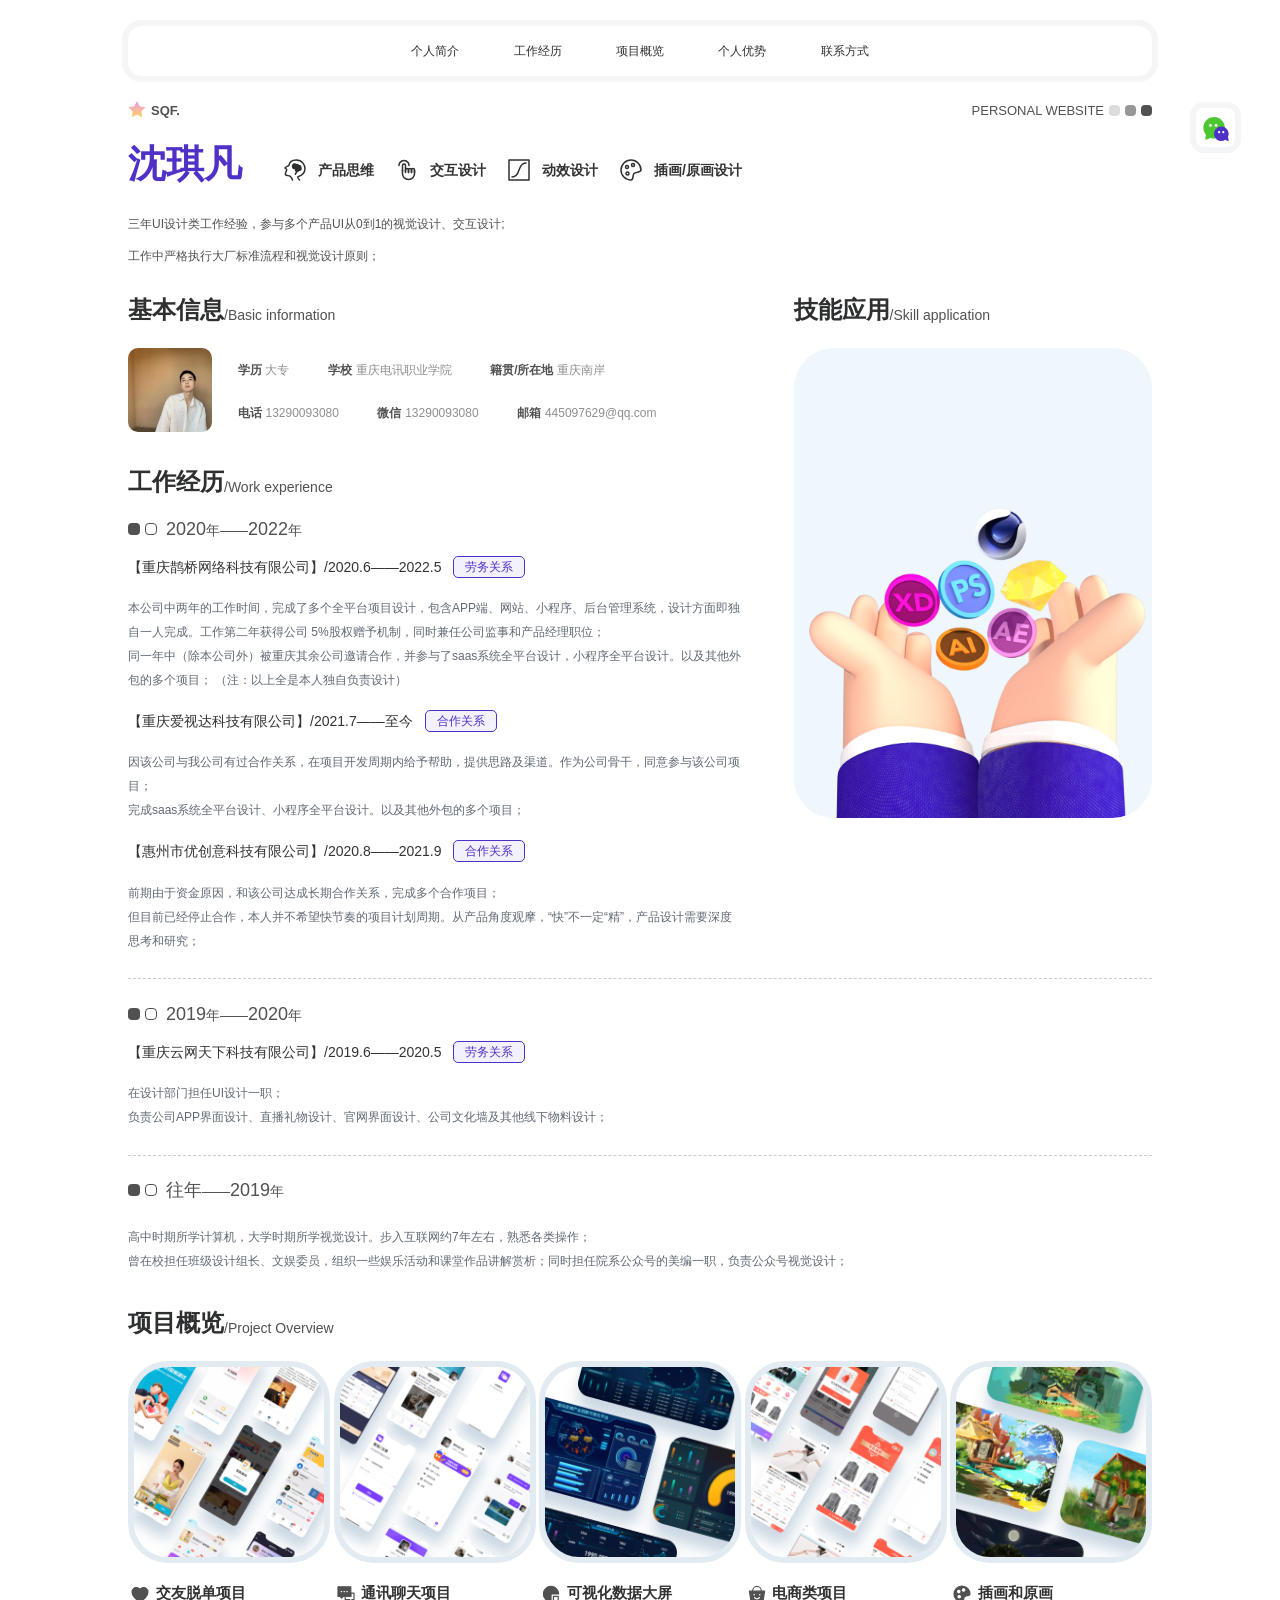
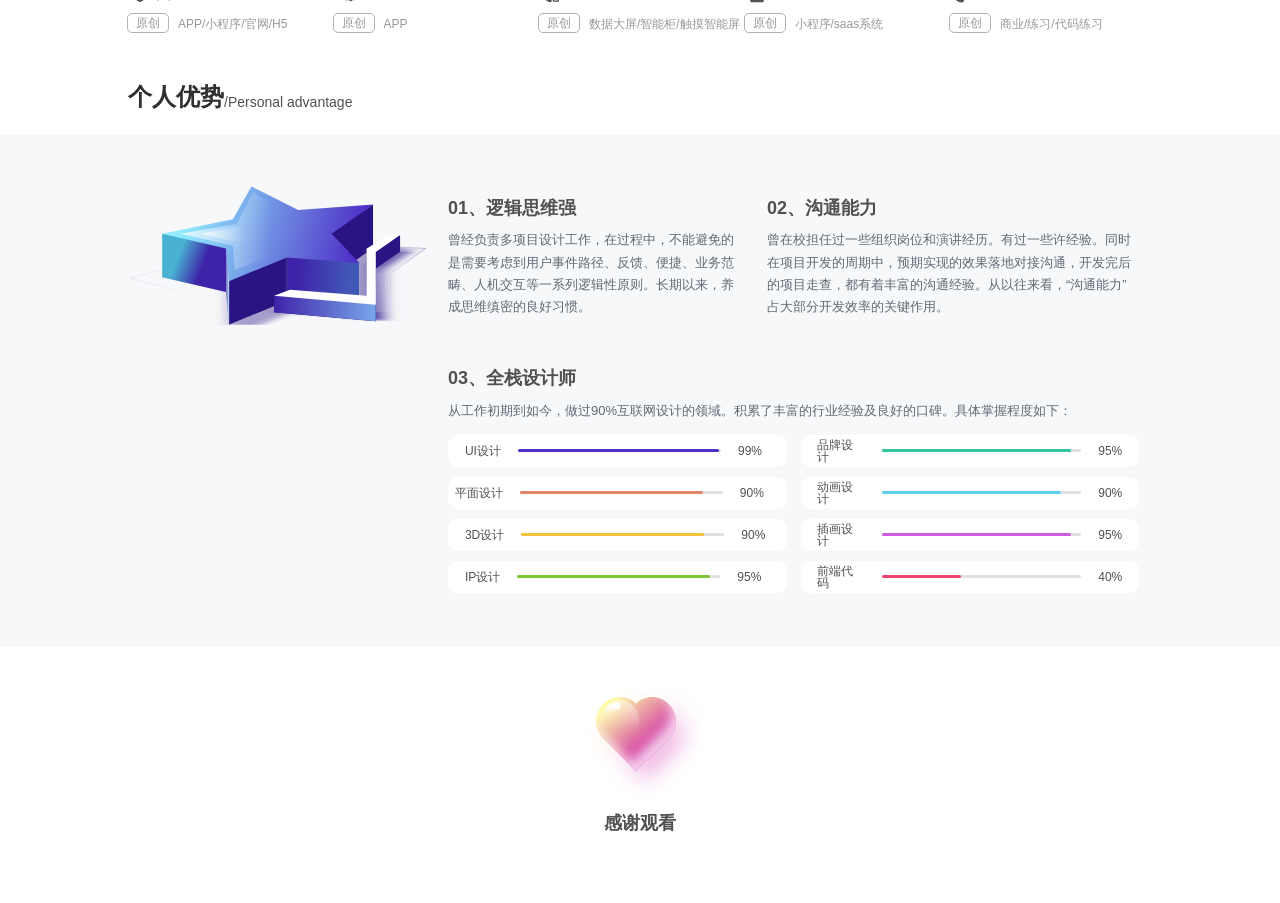
<file: 个人网站/index/index.html>
<!DOCTYPE html>
<html lang="zh">
<head>
    <meta charset="UTF-8">
    <meta http-equiv="X-UA-Compatible" content="IE=edge">
    <meta name="viewport" content="width=device-width, initial-scale=1.0">
    <title>沈琪凡(UI设计师)—个人网站</title>
    <link rel="stylesheet" href="../index/index.css">
    <link rel="stylesheet" href="../reset.css">
    <link rel="shortcut icon" href="../img/wujiaoxing.svg">
</head>
<body>
 <!--table栏-->
 <ul class="table">
            <li><a href="">个人简介</a></li>
            <li><a href="#gzjl">工作经历</a></li>
            <li><a href="#xmgl">项目概览</a></li>
            <li><a href="#grys">个人优势</a></li>
            <li><a href="">联系方式</a></li>
 </ul>

 <!--微信二维码弹出层-->
<div class="wx-btn">
    <a href="javascript:;">
        <img src="../img/weixin.svg">
    </a>
    <nav class="erweima">
        <div>
            <img src="../img/erweima.png">
        </div>
        <span>请备注来意，谢谢</span>
    </nav>
</div>

<!--最外层盒子-->
    <div class="box">
        <!--顶部装饰-->
        <div class="dbzs">
            <nav class="zs-left">
                <img src="../img/wujiaoxing.svg" alt="#">
                <span>SQF.</span>
            </nav>
            <nav class="zs-right">
                <span>PERSONAL WEBSITE</span>
                <div class="jx1"></div>
                <div class="jx2"></div>
                <div class="jx3"></div>
            </nav>
        </div>
        <!--姓名区域-->
        <div class="xmqy">
            
            <nav class="xm-box">
                <span>沈琪凡</span>
                <ul>
                    <li>
                        <img src="../img/chanpin.svg" alt="#">
                        <i>产品思维</i>
                    </li>
                    <li>
                        <img src="../img/jiaohu.svg" alt="#">
                        <i>交互设计</i>
                    </li>
                    <li>
                        <img src="../img/dongxiao.svg" alt="#">
                        <i>动效设计</i>
                    </li>
                    <li>
                        <img src="../img/chahua.svg" alt="#">
                        <i>插画/原画设计</i>
                    </li>
                </ul>
            </nav>

            <nav class="jieshao">
                <span>
                    三年UI设计类工作经验，参与多个产品UI从0到1的视觉设计、交互设计;<br>
                    工作中严格执行大厂标准流程和视觉设计原则；
                </span>
            </nav>

        </div>

        <!--基本信息-->
        <div class="jbxx">

            <!--左侧内容-->
            <nav class="jb-left">

                    <ul class="title">
                        <h1>基本信息</h1>
                        <h2>/Basic information</h2>
                    </ul>

                    <ul class="xinxi">
                        <div class="touxiang" id="gzjl">
                            <img src="../img/touxiang.jpeg">
                        </div>
                        <ul>
                            <li>
                                <span>学历</span>
                                <i>大专</i>
                            </li>
                            <li>
                                <span>学校</span>
                                <i>重庆电讯职业学院</i>
                            </li>
                            <li>
                                <span>籍贯/所在地</span>
                                <i>重庆南岸</i>
                            </li>
                            <li>
                                <span>电话</span>
                                <i>13290093080</i>
                            </li>
                            <li>
                                <span>微信</span>
                                <i>13290093080</i>
                            </li>
                            <li>
                                <span>邮箱</span>
                                <i>445097629@qq.com</i>
                            </li>
                        </ul>
                    </ul>

                    <ul class="title gzjl">
                        <h1>工作经历</h1>
                        <h2>/Work experience</h2>
                    </ul>

                    <ul class="nianfen">
                        <div class="shixin"></div>
                        <div class="kongxin"></div>
                        <span><i>2020</i>年——<i>2022</i>年</span>
                    </ul>
        <!--工作经历-->
                    <ul class="gongsi-box">
                        <li class="gs-title">
                            <span>【重庆鹊桥网络科技有限公司】/2020.6——2022.5</span>
                            <div><i>劳务关系</i></div>
                        </li>
                        <p class="gs-content">本公司中两年的工作时间，完成了多个全平台项目设计，包含APP端、网站、小程序、后台管理系统，设计方面即独自一人完成。工作第二年获得公司
                            5%股权赠予机制，同时兼任公司监事和产品经理职位；<br>
                            同一年中（除本公司外）被重庆其余公司邀请合作，并参与了saas系统全平台设计，小程序全平台设计。以及其他外包的多个项目；
                            （注：以上全是本人独自负责设计）</p>
                    </ul>

                    <ul class="gongsi-box">
                        <li class="gs-title">
                            <span>【重庆爱视达科技有限公司】/2021.7——至今</span>
                            <div><i>合作关系</i></div>
                        </li>
                        <p class="gs-content">因该公司与我公司有过合作关系，在项目开发周期内给予帮助，提供思路及渠道。作为公司骨干，同意参与该公司项目；<br>
                            完成saas系统全平台设计、小程序全平台设计。以及其他外包的多个项目；</p>
                    </ul>

                    <ul class="gongsi-box">
                        <li class="gs-title">
                            <span>【惠州市优创意科技有限公司】/2020.8——2021.9</span>
                            <div><i>合作关系</i></div>
                        </li>
                        <p class="gs-content">前期由于资金原因，和该公司达成长期合作关系，完成多个合作项目；<br>
                            但目前已经停止合作，本人并不希望快节奏的项目计划周期。从产品角度观摩，“快”不一定“精”，产品设计需要深度思考和研究；</p>
                    </ul>
            </nav>

            <!--右侧图片-->
            <nav class="jb-right">
                <ul class="title">
                    <h1>技能应用</h1>
                    <h2>/Skill application</h2>
                </ul>
                <div>
                    <img src="../img/jineng.png">
                </div>
            </nav>

        </div>

<!--分割线-->
<div class="fengexian"></div>

        <!--年份2-->
        <ul class="nianfen">
            <div class="shixin"></div>
            <div class="kongxin"></div>
            <span><i>2019</i>年——<i>2020</i>年</span>
        </ul>

        <!--公司2-->
        <ul class="gongsi-box">
            <li class="gs-title">
                <span>【重庆云网天下科技有限公司】/2019.6——2020.5</span>
                <div><i>劳务关系</i></div>
            </li>
            <p class="gs-content">在设计部门担任UI设计一职；<br>
                负责公司APP界面设计、直播礼物设计、官网界面设计、公司文化墙及其他线下物料设计；</p>
        </ul>   

<!--分割线-->
<div class="fengexian" id="xmgl"></div>

        <!--年份3-->
        <ul class="nianfen">
            <div class="shixin"></div>
            <div class="kongxin"></div>
            <span><i>往年</i>——<i>2019</i>年</span>
        </ul>

        <!--公司3-->
        <ul class="gongsi-box">
            <p class="gs-content gs3">高中时期所学计算机，大学时期所学视觉设计。步入互联网约7年左右，熟悉各类操作；<br>
                曾在校担任班级设计组长、文娱委员，组织一些娱乐活动和课堂作品讲解赏析；同时担任院系公众号的美编一职，负责公众号视觉设计；</p>
        </ul>   

        <!--项目概览标题-->
        <div class="xmgl">
            <ul class="title">
                <h1>项目概览</h1>
                <h2>/Project Overview</h2>
            </ul>
         </div>
        <!--项目概览列表-->
         <ul class="xm-list1">
             <li class="xm1">
                 <div class="zhutu">
                     <img src="../img/jytd.png" alt="项目图" >
                     <div class="btn"><a href="../zuopin/zuopin.html" target="_blank">查看详情</a></div>
                 </div>
                 <nav class="biaoti" id="grys">
                    <img src="../img/jy-icon.svg" alt="icon">
                    <i>交友脱单项目</i>
                 </nav>
                 <nav class="yuanchuang">
                     <div><i>原创</i></div>
                     <span>APP/小程序/官网/H5</span>
                 </nav>
             </li>

             <li class="xm1">
                <div class="zhutu">
                    <img src="../img/txlt.png" alt="项目图">
                    <div class="btn"><a href="../zuopin/zuopin.html" target="_blank">查看详情</a></div>
                </div>
                <nav class="biaoti">
                   <img src="../img/tx-icon.svg" alt="icon">
                   <i>通讯聊天项目</i>
                </nav>
                <nav class="yuanchuang">
                    <div><i>原创</i></div>
                    <span>APP</span>
                </nav>
             </li>

             <li class="xm1">
                <div class="zhutu">
                    <img src="../img/ksh.png" alt="项目图">
                    <div class="btn"><a href="../zuopin/zuopin.html" target="_blank">查看详情</a></div>
                </div>
                <nav class="biaoti">
                   <img src="../img/sj-icon.svg" alt="icon">
                   <i>可视化数据大屏</i>
                </nav>
                <nav class="yuanchuang">
                    <div><i>原创</i></div>
                    <span>数据大屏/智能柜/触摸智能屏</span>
                </nav>
             </li>

             <li class="xm1">
                <div class="zhutu">
                    <img src="../img/dsl.png" alt="项目图">
                    <div class="btn"><a href="../zuopin/zuopin.html" target="_blank">查看详情</a></div>
                </div>
                <nav class="biaoti">
                   <img src="../img/ds-icon.svg" alt="icon">
                   <i>电商类项目</i>
                </nav>
                <nav class="yuanchuang">
                    <div><i>原创</i></div>
                    <span>小程序/saas系统</span>
                </nav>
             </li>

             <li class="xm1">
                <div class="zhutu">
                    <img src="../img/ch.png" alt="项目图">
                    <div class="btn"><a href="../zuopin/zuopin.html" target="_blank">查看详情</a></div>
                </div>
                <nav class="biaoti">
                   <img src="../img/ch-icon.svg" alt="icon">
                   <i>插画和原画</i>
                </nav>
                <nav class="yuanchuang">
                    <div><i>原创</i></div>
                    <span>商业/练习/代码练习</span>
                </nav>
             </li>
         </ul>

        <!--个人优势标题-->
         <ul class="title">
            <h1>个人优势</h1>
            <h2>/Personal advantage</h2>
        </ul>
    </div>
<!--个人优势盒子-->
    <div class="grys">

        <div class="grys-left">
            <img src="../img/gerenyoushi.svg" alt="">
        </div>

        <div class="grys-right">

            <nav class="grys-right-top">
                <ul>
                    <span>01、逻辑思维强</span>
                    <p>
                        曾经负责多项目设计工作，在过程中，不能避免的是需要考虑到用户事件路径、反馈、便捷、业务范畴、人机交互等一系列逻辑性原则。长期以来，养成思维缜密的良好习惯。 
                    </p>
                </ul>
                <ul>
                    <span>02、沟通能力</span>
                    <p>
                        曾在校担任过一些组织岗位和演讲经历。有过一些许经验。同时在项目开发的周期中，预期实现的效果落地对接沟通，开发完后的项目走查，都有着丰富的沟通经验。从以往来看，“沟通能力”占大部分开发效率的关键作用。 
                    </p>
                </ul>
            </nav>

            <nav class="grys-right-bottom">
                <ul>
                    <span>03、全栈设计师</span>
                    <p>
                        从工作初期到如今，做过90%互联网设计的领域。积累了丰富的行业经验及良好的口碑。具体掌握程度如下： 
                    </p>
                    <ul class="jindutiao-list">
                        <li>
                            <i>UI设计</i>
                            <div class="hx2">
                                <div class="hx1"></div>
                            </div>
                            <i>99%</i>
                        </li>
                        <li>
                            <i>品牌设计</i>
                            
                            <div class="hx2">
                                <div class="hx11"></div>
                            </div>
                            <i>95%</i>
                        </li>
                    </ul>
                    <ul class="jindutiao-list pmsj">
                        <li>
                            <i class="pmsj-bt">平面设计</i>
                            
                            <div class="hx2">
                                <div class="hx111"></div>
                            </div>
                            <i>90%</i>
                        </li>
                        <li>
                            <i>动画设计</i>
                            
                            <div class="hx2">
                                <div class="hx1111"></div>
                            </div>
                            <i>90%</i>
                        </li>
                    </ul>
                    <ul class="jindutiao-list">
                        <li>
                            <i>3D设计</i>
                            
                            <div class="hx2">
                                <div class="hx11111"></div>
                            </div>
                            <i>90%</i>
                        </li>
                        <li>
                            <i>插画设计</i>
                            
                            <div class="hx2">
                                <div class="hx111111"></div>
                            </div>
                            <i>95%</i>
                        </li>
                    </ul>
                    <ul class="jindutiao-list">
                        <li>
                            <i>IP设计</i>
                            
                            <div class="hx2">
                                <div class="hx1111111"></div>
                            </div>
                            <i>95%</i>
                        </li>
                        <li>
                            <i>前端代码</i>
                            
                            <div class="hx2">
                                <div class="hx11111111"></div>
                            </div>
                            <i>40%</i>
                        </li>
                    </ul>
                </ul>
            </nav>
        </div>

    </div>

<!--页脚-->
    <div class="yejiao">
        <nav class="aixin-box">
            <img src="../img/aixin.svg">
            <span>感谢观看</span>
        </nav>
    </div>

</body>
</html>
</file>
<file: 个人网站/index/index.css>
.table {
  margin: 0 auto;
  width: 80vw;
  height: 50px;
  background-color: rgba(255, 255, 255, 0.7);
  display: flex;
  align-items: center;
  justify-content: space-around;
  padding: 0 20%;
  box-sizing: border-box;
  border-radius: 14px;
  outline: 6px solid #F3F5F7;
  position: sticky;
  top: 2vw;
  z-index: 9999999999;
  backdrop-filter: blur(20px);
}
.table li {
  width: 100px;
  height: 40px;
  display: flex;
  align-items: center;
  justify-content: center;
}
.table li a {
  font-size: 12px;
  display: block;
  width: 100%;
  line-height: 50px;
  text-align: center;
  color: #2D2F31;
  transition: color 0.2s;
}
.table li a:hover {
  color: #4F31C7;
}
.wx-btn {
  z-index: 999999999;
  position: fixed;
  width: 3vw;
  height: 3vw;
  top: 8vw;
  right: 4vw;
}
.wx-btn:hover a {
  background-color: #f7f7f7;
}
.wx-btn:hover .erweima {
  display: block;
}
.wx-btn a {
  border-radius: 14px;
  border: 6px solid #F3F5F7;
  background-color: #fff;
  display: block;
  width: 3vw;
  line-height: 3vw;
  text-align: center;
  transition: all 0.1s;
}
.wx-btn .erweima {
  display: none;
  width: 10vw;
  background-color: #fff;
  border: 6px solid #F3F5F7;
  position: absolute;
  top: 0;
  right: 4vw;
  border-radius: 14px;
}
.wx-btn .erweima div {
  width: 90%;
  margin: 10px auto;
}
.wx-btn .erweima div img {
  width: 100%;
}
.wx-btn .erweima span {
  display: block;
  font-size: 12px;
  margin: 10px;
  text-align: center;
}
.box {
  width: 80vw;
  margin: 0 auto;
}
.dbzs {
  margin-top: 4vw;
  display: flex;
  justify-content: space-between;
}
.dbzs .zs-left {
  display: flex;
  align-items: center;
}
.dbzs .zs-left img {
  margin-right: 5px;
}
.dbzs .zs-left span {
  color: #515151;
  font-weight: bold;
  font-size: 13px;
}
.dbzs .zs-right {
  display: flex;
  align-items: center;
}
.dbzs .zs-right span {
  color: #515151;
  font-size: 13px;
}
.dbzs .zs-right .jx1 {
  width: 11px;
  height: 11px;
  background-color: #dcdcdc;
  margin-left: 5px;
  border-radius: 4px;
}
.dbzs .zs-right .jx2 {
  width: 11px;
  height: 11px;
  background-color: #979797;
  margin-left: 5px;
  border-radius: 4px;
}
.dbzs .zs-right .jx3 {
  width: 11px;
  height: 11px;
  background-color: #515151;
  margin-left: 5px;
  border-radius: 4px;
}
.xmqy {
  margin-top: 2vw;
}
.xmqy .xm-box {
  display: flex;
}
.xmqy .xm-box span {
  font-size: 38px;
  font-weight: bold;
  color: #4F31C7;
  margin-right: 40px;
}
.xmqy .xm-box ul {
  display: flex;
  align-items: flex-end;
}
.xmqy .xm-box ul li {
  margin-right: 20px;
  display: flex;
  align-items: center;
}
.xmqy .xm-box ul li img {
  margin-right: 10px;
}
.xmqy .xm-box ul li i {
  font-size: 14px;
  font-weight: bold;
}
.xmqy .jieshao {
  margin-top: 2vw;
}
.xmqy .jieshao span {
  line-height: 32px;
  color: #515151;
  font-size: 12px;
}
.nianfen {
  margin-top: 2vw;
  display: flex;
  align-items: center;
}
.nianfen .shixin {
  width: 12px;
  height: 12px;
  background-color: #515151;
  border-radius: 4px;
  margin-right: 5px;
}
.nianfen .kongxin {
  width: 10px;
  height: 10px;
  border: 1px solid #515151;
  border-radius: 4px;
  margin-right: 0.7vw;
}
.nianfen span {
  color: #515151;
}
.nianfen span i {
  font-size: 18px;
  color: #515151;
}
.gongsi-box .gs-title {
  display: flex;
  align-items: center;
  margin: 1.5vw 0;
}
.gongsi-box .gs-title span {
  font-size: 14px;
}
.gongsi-box .gs-title div {
  width: 70px;
  height: 20px;
  margin-left: 1vw;
  border-radius: 4px;
  background-color: #F4F1FF;
  outline: solid 1px #4F31C7;
  text-align: center;
}
.gongsi-box .gs-title div i {
  font-size: 12px;
  color: #4F31C7;
  line-height: 20px;
}
.gongsi-box .gs-content {
  font-size: 12px;
  color: #606974;
  line-height: 24px;
}
.title {
  display: flex;
  align-items: flex-end;
}
.title h1 {
  font-size: 24px;
  font-weight: bold;
  color: #2D2F31;
}
.title h2 {
  color: #515151;
}
.jbxx {
  margin-top: 2vw;
  display: flex;
}
.jbxx .jb-left {
  width: 60%;
}
.jbxx .jb-left .xinxi {
  display: flex;
  margin-top: 2vw;
}
.jbxx .jb-left .xinxi .touxiang {
  width: 84px;
  height: 84px;
  border-radius: 10px;
  overflow: hidden;
  flex-shrink: 0;
  text-align: center;
}
.jbxx .jb-left .xinxi .touxiang img {
  height: 100%;
}
.jbxx .jb-left .xinxi ul {
  height: 84px;
  display: flex;
  flex-wrap: wrap;
  padding-left: 2vw;
  box-sizing: border-box;
}
.jbxx .jb-left .xinxi ul li {
  margin-right: 3vw;
  line-height: 42px;
}
.jbxx .jb-left .xinxi ul li span {
  color: #515151;
  font-weight: bold;
  font-size: 12px;
}
.jbxx .jb-left .xinxi ul li i {
  color: #8F8F8F;
  font-size: 12px;
}
.jbxx .jb-left .gzjl {
  margin-top: 3vw;
}
.jbxx .jb-right {
  width: 40%;
  padding-left: 4vw;
  box-sizing: border-box;
}
.jbxx .jb-right div {
  width: 100%;
  height: 470px;
  background-color: #EFF6FC;
  margin-top: 2vw;
  border-radius: 40px;
  overflow: hidden;
  position: relative;
}
.jbxx .jb-right div img {
  width: 100%;
  position: absolute;
  bottom: 0;
}
.fengexian {
  width: 100%;
  height: 0;
  border-bottom: #CBCBCB 1px dashed;
  margin-top: 2vw;
}
.gs3 {
  margin-top: 2vw;
}
.xmgl {
  display: flex;
  margin-top: 3vw;
  justify-content: space-between;
}
.xmgl .xm-right {
  display: flex;
  align-items: center;
}
.xmgl .xm-right a {
  margin-right: 5px;
  color: #515151;
  transition: color 0.2s;
}
.xmgl .xm-right a:hover {
  color: #4F31C7;
}
.xmgl .xm-right img {
  width: 12px;
}
.xm-list1 {
  margin: 2vw 0 4vw 0;
  display: flex;
  justify-content: space-between;
  flex-shrink: 1;
}
.xm-list1 .xm1 .zhutu {
  position: relative;
  width: 190px;
  height: 190px;
  overflow: hidden;
  border-radius: 40px;
  border: 6px solid #e3ebf2;
  background-color: #000;
}
.xm-list1 .xm1 .zhutu:hover .btn {
  display: block;
}
.xm-list1 .xm1 .zhutu:hover img {
  opacity: 0.5;
  transform: scale(1.2);
}
.xm-list1 .xm1 .zhutu img {
  height: 100%;
  transition: all 0.3s;
}
.xm-list1 .xm1 .zhutu .btn {
  display: none;
  transition: all 0.3s;
}
.xm-list1 .xm1 .zhutu .btn a {
  position: absolute;
  display: block;
  width: 100px;
  height: 40px;
  background-color: #4F31C7;
  left: 0;
  right: 0;
  top: 0;
  bottom: 0;
  margin: auto;
  border-radius: 10px;
  outline: 6px solid #fff;
  text-align: center;
  padding-top: 13px;
  box-sizing: border-box;
  color: #fff;
}
.xm-list1 .xm1 .biaoti {
  margin-top: 1.5vw;
}
.xm-list1 .xm1 .biaoti i {
  font-size: 15px;
  font-weight: bold;
}
.xm-list1 .xm1 .biaoti img {
  width: 24px;
}
.xm-list1 .xm1 .yuanchuang {
  display: flex;
  align-content: center;
  margin-top: 0.6vw;
}
.xm-list1 .xm1 .yuanchuang div {
  width: 40px;
  height: 18px;
  background-color: #fff;
  text-align: center;
  border-radius: 4px;
  outline: 1px solid #B2B2B2;
  margin-right: 10px;
}
.xm-list1 .xm1 .yuanchuang div i {
  font-size: 12px;
  line-height: 18px;
  color: #989898;
}
.xm-list1 .xm1 .yuanchuang span {
  font-size: 12px;
  color: #989898;
  line-height: 20px;
}
.grys {
  width: 100vw;
  height: 40vw;
  background-color: #F7F8F9;
  padding: 4vw 10vw;
  box-sizing: border-box;
  margin-top: 2vw;
  display: flex;
}
.grys .grys-left {
  width: 30%;
  height: 100%;
}
.grys .grys-left img {
  width: 100%;
}
.grys .grys-right {
  padding: 1vw 0;
  width: 70%;
  height: 100%;
  display: flex;
  flex-direction: column;
}
.grys .grys-right .grys-right-top {
  display: flex;
}
.grys .grys-right .grys-right-top ul {
  padding: 0 1vw;
  box-sizing: border-box;
}
.grys .grys-right .grys-right-top ul span {
  font-size: 18px;
  font-weight: bold;
  color: #515151;
}
.grys .grys-right .grys-right-top ul p {
  font-size: 13px;
  line-height: 1.7;
  margin-top: 1vw;
  color: #606974;
}
.grys .grys-right .grys-right-bottom {
  padding: 0 1vw;
  margin-top: 4vw;
}
.grys .grys-right .grys-right-bottom span {
  font-size: 18px;
  font-weight: bold;
  color: #515151;
}
.grys .grys-right .grys-right-bottom p {
  font-size: 13px;
  line-height: 1.7;
  margin-top: 1vw;
  color: #606974;
  margin-bottom: 1vw;
}
.grys .grys-right .grys-right-bottom .jindutiao-list {
  width: 100%;
  display: flex;
  justify-content: space-between;
  margin-top: 10px;
  height: 2.5vw;
}
.grys .grys-right .grys-right-bottom .jindutiao-list li {
  width: 49%;
  background-color: #fff;
  display: flex;
  align-items: center;
  border-radius: 10px;
}
.grys .grys-right .grys-right-bottom .jindutiao-list li .hx2 {
  width: 60%;
  height: 10%;
  background-color: #DFE2E4;
  border-radius: 5px;
}
.grys .grys-right .grys-right-bottom .jindutiao-list li .hx2 .hx1 {
  width: 99%;
  height: 100%;
  border-radius: 5px;
  background-color: #4F31C7;
}
.grys .grys-right .grys-right-bottom .jindutiao-list li .hx2 .hx11 {
  width: 95%;
  height: 100%;
  border-radius: 5px;
  background-color: #31C79E;
}
.grys .grys-right .grys-right-bottom .jindutiao-list li .hx2 .hx111 {
  width: 90%;
  height: 100%;
  border-radius: 5px;
  background-color: #E3846B;
}
.grys .grys-right .grys-right-bottom .jindutiao-list li .hx2 .hx1111 {
  width: 90%;
  height: 100%;
  border-radius: 5px;
  background-color: #5DD1F1;
}
.grys .grys-right .grys-right-bottom .jindutiao-list li .hx2 .hx11111 {
  width: 90%;
  height: 100%;
  border-radius: 5px;
  background-color: #EFC33C;
}
.grys .grys-right .grys-right-bottom .jindutiao-list li .hx2 .hx111111 {
  width: 95%;
  height: 100%;
  border-radius: 5px;
  background-color: #CD5DDF;
}
.grys .grys-right .grys-right-bottom .jindutiao-list li .hx2 .hx1111111 {
  width: 95%;
  height: 100%;
  border-radius: 5px;
  background-color: #7EC731;
}
.grys .grys-right .grys-right-bottom .jindutiao-list li .hx2 .hx11111111 {
  width: 40%;
  height: 100%;
  border-radius: 5px;
  background-color: #EB4670;
}
.grys .grys-right .grys-right-bottom .jindutiao-list li i {
  font-size: 12px;
  color: #515151;
  margin: 0 5%;
}
.grys .grys-right .grys-right-bottom .pmsj .pmsj-bt {
  margin-left: 2%;
}
.grys .grys-right .grys-right-bottom .pmsj i {
  font-size: 12px;
  color: #515151;
  margin: 0 5%;
}
.yejiao {
  width: 100%;
  height: 20vw;
  background-color: #fff;
  display: flex;
  justify-content: center;
}
.yejiao .aixin-box {
  display: flex;
  flex-direction: column;
  align-items: center;
  padding-top: 2vw;
  box-sizing: border-box;
}
.yejiao .aixin-box span {
  font-size: 18px;
  font-weight: bold;
  color: #515151;
}
</file>
